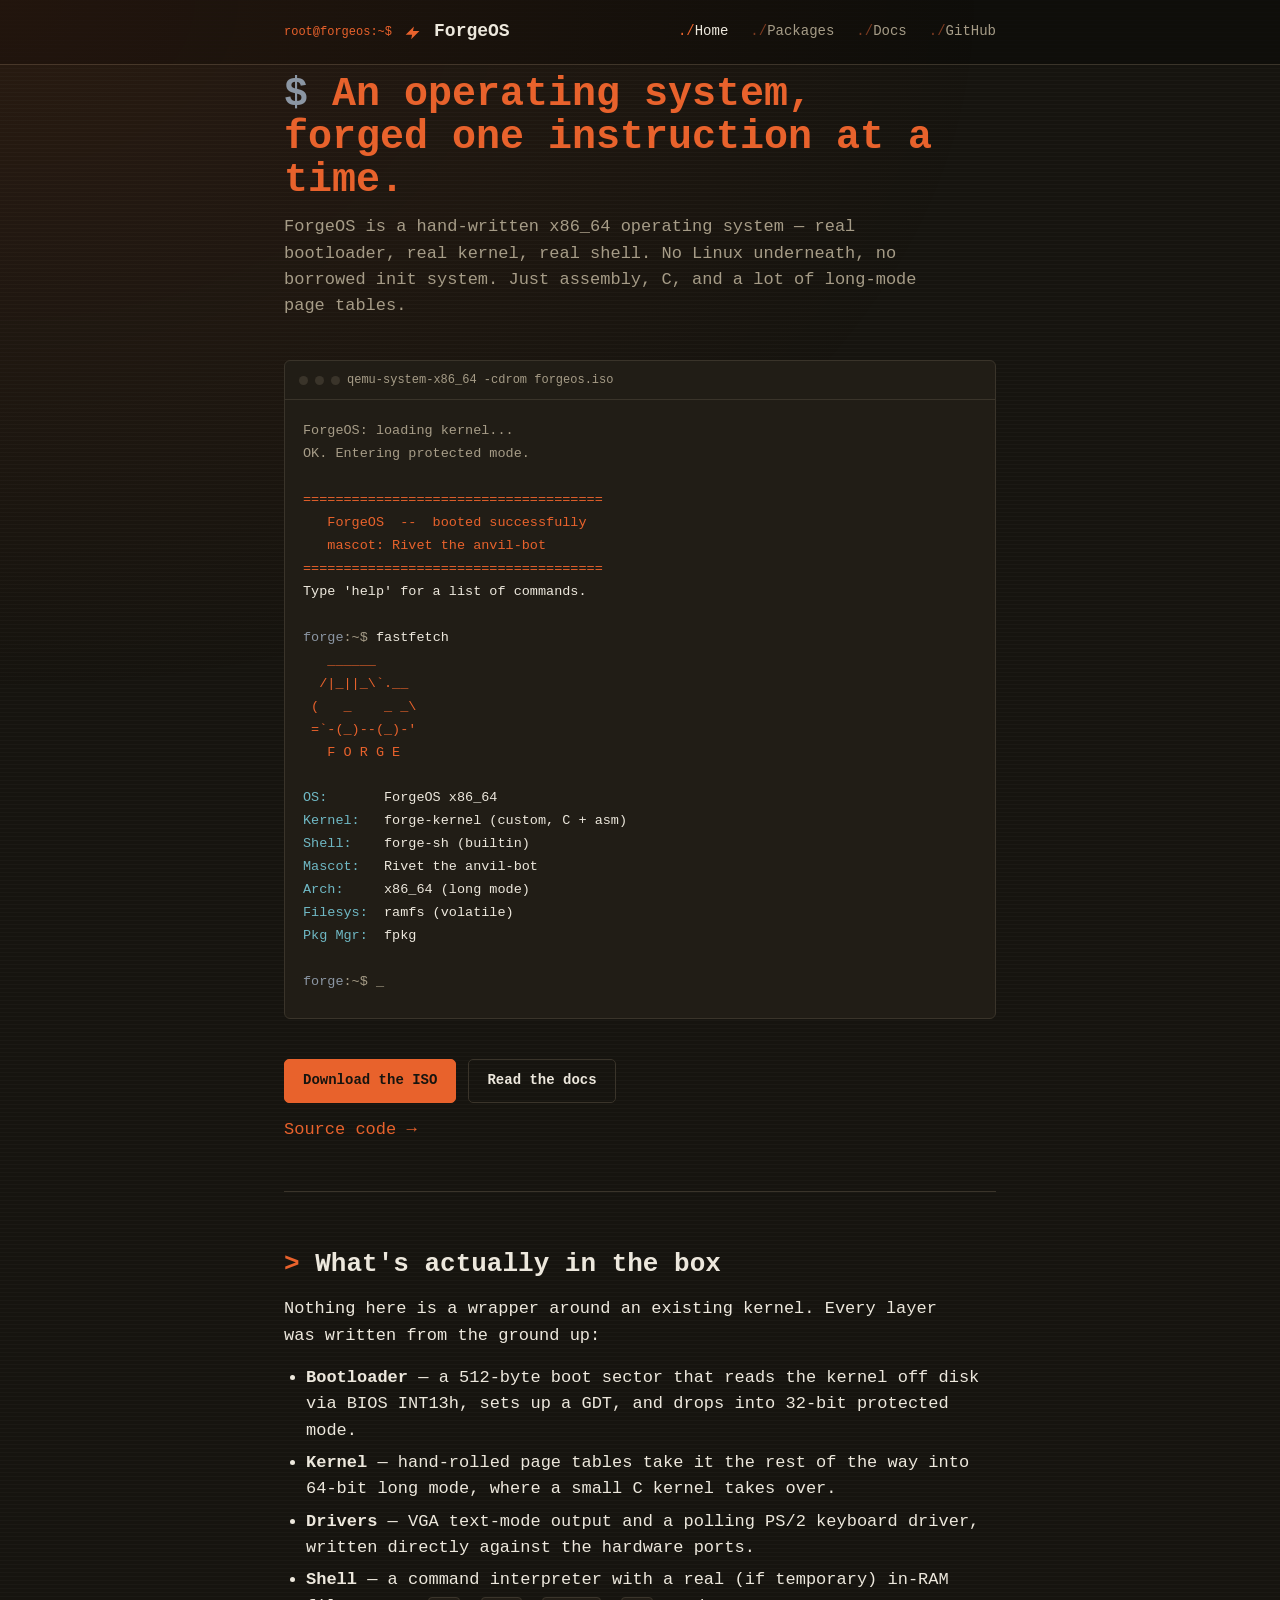
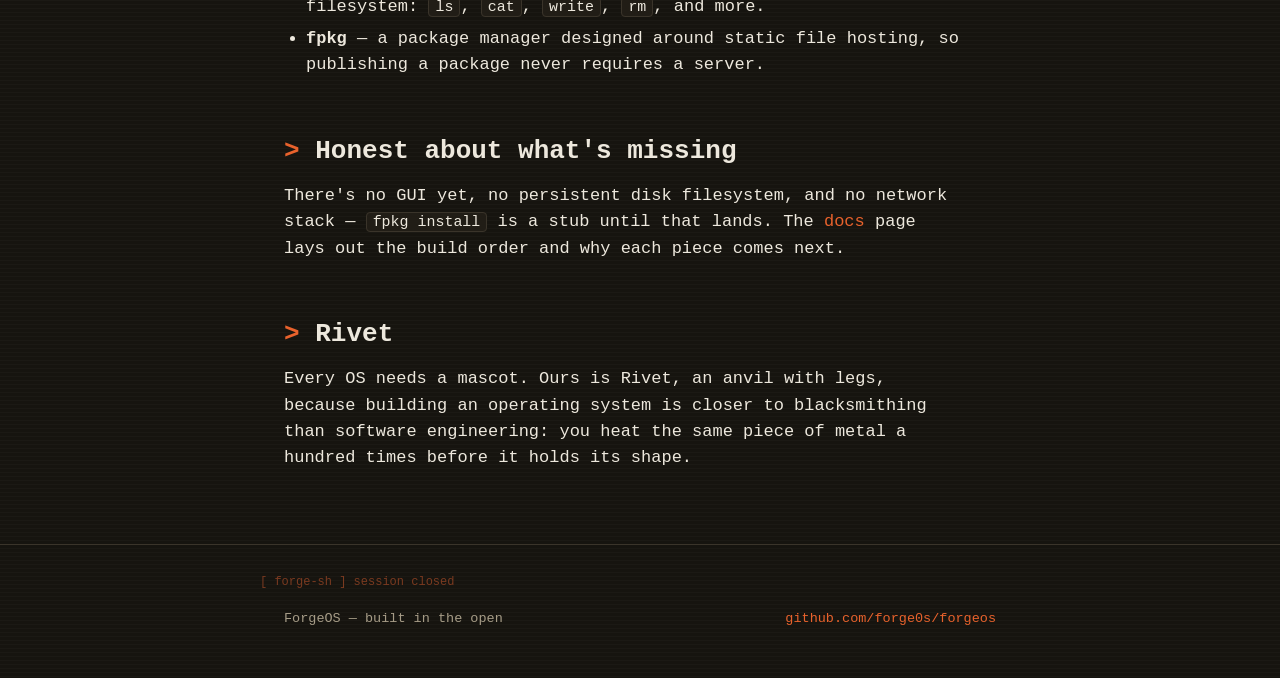
<file: index.html>
<!DOCTYPE html>
<html lang="en">
<head>
<meta charset="UTF-8">
<meta name="viewport" content="width=device-width, initial-scale=1.0">
<title>ForgeOS — an x86_64 operating system, built by hand</title>
<meta name="description" content="ForgeOS is a hand-written x86_64 operating system: custom bootloader, kernel, shell, and package manager. No Linux underneath.">
<link rel="stylesheet" href="assets/style.css">
</head>
<body>

<header class="site-header">
  <div class="wrap">
    <a href="https://forge0s.github.io/forgeos/" class="brand">
      <svg class="mark" viewBox="0 0 24 24" fill="none" xmlns="http://www.w3.org/2000/svg">
        <path d="M4 15h7l-1 5 9-9h-7l1-5-9 9z" fill="currentColor"/>
      </svg>
      ForgeOS
    </a>
    <nav class="site-nav">
      <a href="https://forge0s.github.io/forgeos/" class="active">Home</a>
      <a href="packages.html">Packages</a>
      <a href="docs.html">Docs</a>
      <a href="https://github.com/forge0s/forgeos">GitHub</a>
    </nav>
  </div>
</header>

<main class="wrap">

  <h1>An operating system,<br>forged one instruction at a time.</h1>
  <p class="lede">ForgeOS is a hand-written x86_64 operating system — real bootloader, real kernel, real shell. No Linux underneath, no borrowed init system. Just assembly, C, and a lot of long-mode page tables.</p>

  <div class="terminal">
    <div class="terminal-bar">
      <span class="dot"></span><span class="dot"></span><span class="dot"></span>
      qemu-system-x86_64 -cdrom forgeos.iso
    </div>
    <div class="terminal-body"><span class="dim">ForgeOS: loading kernel...</span>
<span class="dim">OK. Entering protected mode.</span>

<span class="ember">=====================================
   ForgeOS  --  booted successfully
   mascot: Rivet the anvil-bot
=====================================</span>
Type 'help' for a list of commands.

<span class="prompt">forge</span><span class="dim">:~$</span> fastfetch
<span class="ember">   ______   
  /|_||_\`.__
 (   _    _ _\
 =`-(_)--(_)-'
   F O R G E </span>

<span class="cyan">OS:       </span>ForgeOS x86_64
<span class="cyan">Kernel:   </span>forge-kernel (custom, C + asm)
<span class="cyan">Shell:    </span>forge-sh (builtin)
<span class="cyan">Mascot:   </span>Rivet the anvil-bot
<span class="cyan">Arch:     </span>x86_64 (long mode)
<span class="cyan">Filesys:  </span>ramfs (volatile)
<span class="cyan">Pkg Mgr:  </span>fpkg

<span class="prompt">forge</span><span class="dim">:~$</span> <span class="dim">_</span></div>
  </div>

  <div class="btn-row">
    <a href="https://github.com/forge0s/forgeos/releases" class="btn">Download the ISO</a>
    <a href="docs.html" class="btn ghost">Read the docs</a>
  </div>

  <p style="margin-top:-14px"><a href="https://github.com/forge0s/forgeos-src">Source code &rarr;</a></p>

  <hr>

  <h2>What's actually in the box</h2>
  <p>Nothing here is a wrapper around an existing kernel. Every layer was written from the ground up:</p>
  <ul>
    <li><strong>Bootloader</strong> — a 512-byte boot sector that reads the kernel off disk via BIOS INT13h, sets up a GDT, and drops into 32-bit protected mode.</li>
    <li><strong>Kernel</strong> — hand-rolled page tables take it the rest of the way into 64-bit long mode, where a small C kernel takes over.</li>
    <li><strong>Drivers</strong> — VGA text-mode output and a polling PS/2 keyboard driver, written directly against the hardware ports.</li>
    <li><strong>Shell</strong> — a command interpreter with a real (if temporary) in-RAM filesystem: <code>ls</code>, <code>cat</code>, <code>write</code>, <code>rm</code>, and more.</li>
    <li><strong>fpkg</strong> — a package manager designed around static file hosting, so publishing a package never requires a server.</li>
  </ul>

  <h2>Honest about what's missing</h2>
  <p>There's no GUI yet, no persistent disk filesystem, and no network stack — <code>fpkg install</code> is a stub until that lands. The <a href="docs.html">docs</a> page lays out the build order and why each piece comes next.</p>

  <h2>Rivet</h2>
  <p>Every OS needs a mascot. Ours is Rivet, an anvil with legs, because building an operating system is closer to blacksmithing than software engineering: you heat the same piece of metal a hundred times before it holds its shape.</p>

</main>

<footer class="site-footer">
  <div class="wrap">
    <span>ForgeOS — built in the open</span>
    <span><a href="https://github.com/forge0s/forgeos">github.com/forge0s/forgeos</a></span>
  </div>
</footer>

</body>
</html>
</file>
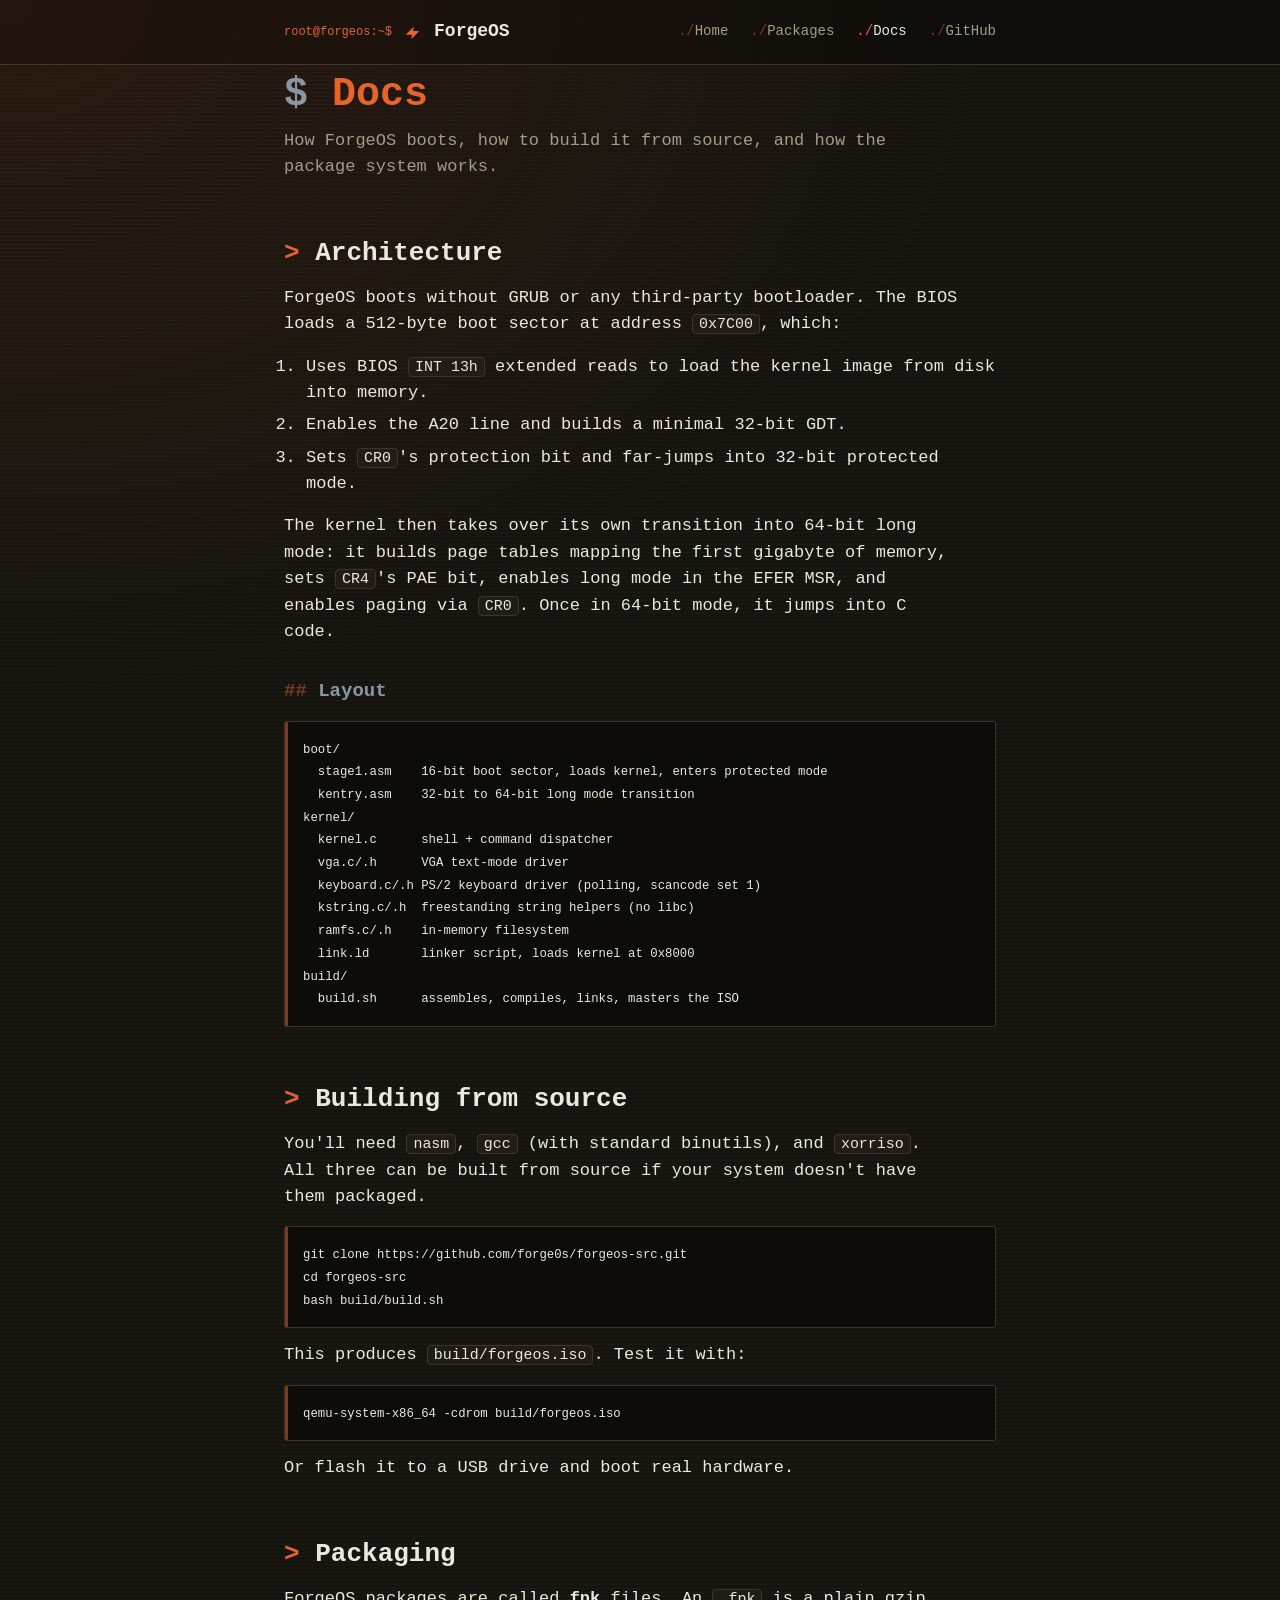
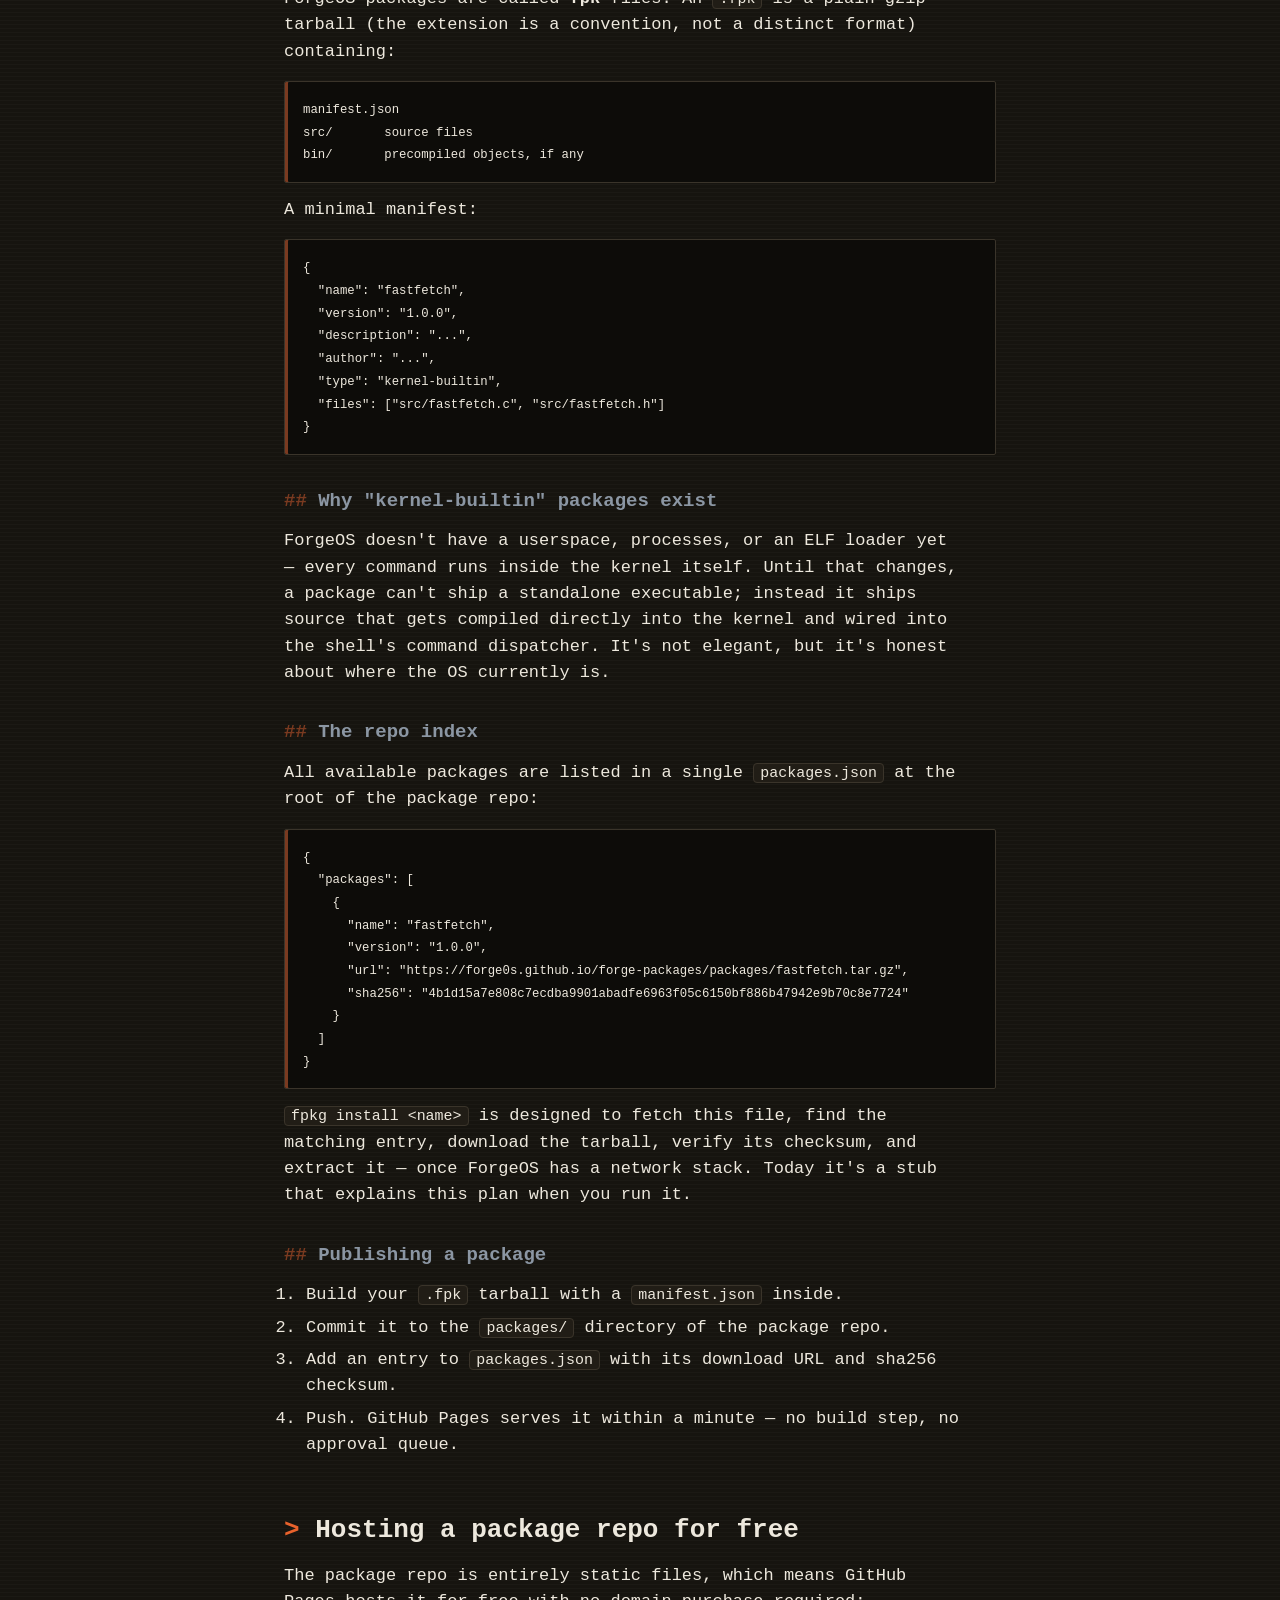
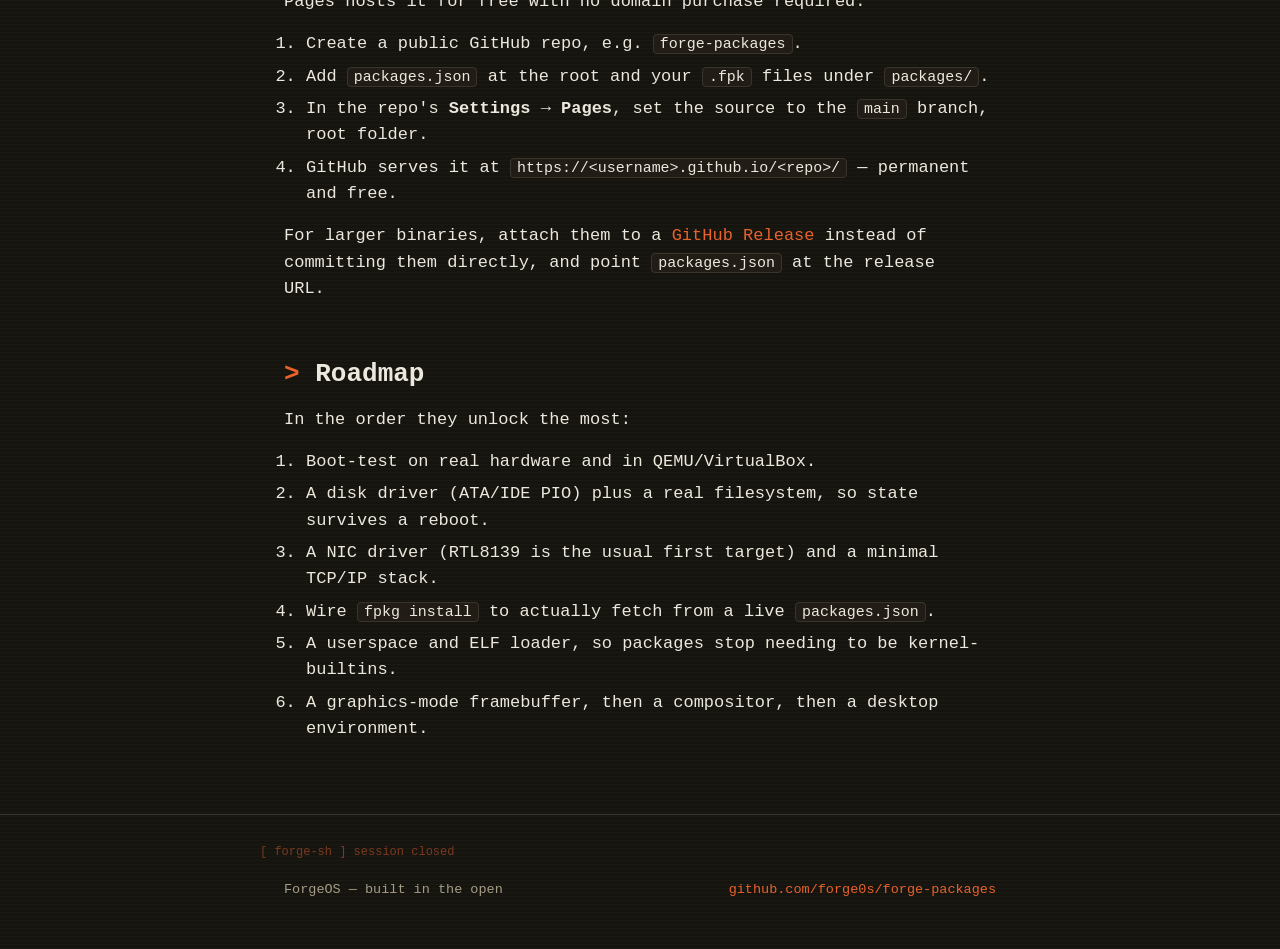
<file: docs.html>
<!DOCTYPE html>
<html lang="en">
<head>
<meta charset="UTF-8">
<meta name="viewport" content="width=device-width, initial-scale=1.0">
<title>Docs — ForgeOS</title>
<meta name="description" content="ForgeOS documentation: architecture, building from source, and the packaging system.">
<link rel="stylesheet" href="assets/style.css">
</head>
<body>

<header class="site-header">
  <div class="wrap">
    <a href="index.html" class="brand">
      <svg class="mark" viewBox="0 0 24 24" fill="none" xmlns="http://www.w3.org/2000/svg">
        <path d="M4 15h7l-1 5 9-9h-7l1-5-9 9z" fill="currentColor"/>
      </svg>
      ForgeOS
    </a>
    <nav class="site-nav">
      <a href="index.html">Home</a>
      <a href="packages.html">Packages</a>
      <a href="docs.html" class="active">Docs</a>
      <a href="https://github.com/forge0s/forgeos">GitHub</a>
    </nav>
  </div>
</header>

<main class="wrap">

  <h1>Docs</h1>
  <p class="lede">How ForgeOS boots, how to build it from source, and how the package system works.</p>

  <h2>Architecture</h2>
  <p>ForgeOS boots without GRUB or any third-party bootloader. The BIOS loads a 512-byte boot sector at address <code>0x7C00</code>, which:</p>
  <ol>
    <li>Uses BIOS <code>INT 13h</code> extended reads to load the kernel image from disk into memory.</li>
    <li>Enables the A20 line and builds a minimal 32-bit GDT.</li>
    <li>Sets <code>CR0</code>'s protection bit and far-jumps into 32-bit protected mode.</li>
  </ol>
  <p>The kernel then takes over its own transition into 64-bit long mode: it builds page tables mapping the first gigabyte of memory, sets <code>CR4</code>'s PAE bit, enables long mode in the EFER MSR, and enables paging via <code>CR0</code>. Once in 64-bit mode, it jumps into C code.</p>

  <h3>Layout</h3>
  <pre><code>boot/
  stage1.asm    16-bit boot sector, loads kernel, enters protected mode
  kentry.asm    32-bit to 64-bit long mode transition
kernel/
  kernel.c      shell + command dispatcher
  vga.c/.h      VGA text-mode driver
  keyboard.c/.h PS/2 keyboard driver (polling, scancode set 1)
  kstring.c/.h  freestanding string helpers (no libc)
  ramfs.c/.h    in-memory filesystem
  link.ld       linker script, loads kernel at 0x8000
build/
  build.sh      assembles, compiles, links, masters the ISO</code></pre>

  <h2>Building from source</h2>
  <p>You'll need <code>nasm</code>, <code>gcc</code> (with standard binutils), and <code>xorriso</code>. All three can be built from source if your system doesn't have them packaged.</p>
  <pre><code>git clone https://github.com/forge0s/forgeos-src.git
cd forgeos-src
bash build/build.sh</code></pre>
  <p>This produces <code>build/forgeos.iso</code>. Test it with:</p>
  <pre><code>qemu-system-x86_64 -cdrom build/forgeos.iso</code></pre>
  <p>Or flash it to a USB drive and boot real hardware.</p>

  <h2 id="packaging">Packaging</h2>
  <p>ForgeOS packages are called <strong>fpk</strong> files. An <code>.fpk</code> is a plain gzip tarball (the extension is a convention, not a distinct format) containing:</p>
  <pre><code>manifest.json
src/       source files
bin/       precompiled objects, if any</code></pre>
  <p>A minimal manifest:</p>
  <pre><code>{
  "name": "fastfetch",
  "version": "1.0.0",
  "description": "...",
  "author": "...",
  "type": "kernel-builtin",
  "files": ["src/fastfetch.c", "src/fastfetch.h"]
}</code></pre>

  <h3>Why "kernel-builtin" packages exist</h3>
  <p>ForgeOS doesn't have a userspace, processes, or an ELF loader yet — every command runs inside the kernel itself. Until that changes, a package can't ship a standalone executable; instead it ships source that gets compiled directly into the kernel and wired into the shell's command dispatcher. It's not elegant, but it's honest about where the OS currently is.</p>

  <h3>The repo index</h3>
  <p>All available packages are listed in a single <code>packages.json</code> at the root of the package repo:</p>
  <pre><code>{
  "packages": [
    {
      "name": "fastfetch",
      "version": "1.0.0",
      "url": "https://forge0s.github.io/forge-packages/packages/fastfetch.tar.gz",
      "sha256": "4b1d15a7e808c7ecdba9901abadfe6963f05c6150bf886b47942e9b70c8e7724"
    }
  ]
}</code></pre>
  <p><code>fpkg install &lt;name&gt;</code> is designed to fetch this file, find the matching entry, download the tarball, verify its checksum, and extract it — once ForgeOS has a network stack. Today it's a stub that explains this plan when you run it.</p>

  <h3>Publishing a package</h3>
  <ol>
    <li>Build your <code>.fpk</code> tarball with a <code>manifest.json</code> inside.</li>
    <li>Commit it to the <code>packages/</code> directory of the package repo.</li>
    <li>Add an entry to <code>packages.json</code> with its download URL and sha256 checksum.</li>
    <li>Push. GitHub Pages serves it within a minute — no build step, no approval queue.</li>
  </ol>

  <h2>Hosting a package repo for free</h2>
  <p>The package repo is entirely static files, which means GitHub Pages hosts it for free with no domain purchase required:</p>
  <ol>
    <li>Create a public GitHub repo, e.g. <code>forge-packages</code>.</li>
    <li>Add <code>packages.json</code> at the root and your <code>.fpk</code> files under <code>packages/</code>.</li>
    <li>In the repo's <strong>Settings &rarr; Pages</strong>, set the source to the <code>main</code> branch, root folder.</li>
    <li>GitHub serves it at <code>https://&lt;username&gt;.github.io/&lt;repo&gt;/</code> — permanent and free.</li>
  </ol>
  <p>For larger binaries, attach them to a <a href="https://github.com/forge0s/forge-packages/releases">GitHub Release</a> instead of committing them directly, and point <code>packages.json</code> at the release URL.</p>

  <h2>Roadmap</h2>
  <p>In the order they unlock the most:</p>
  <ol>
    <li>Boot-test on real hardware and in QEMU/VirtualBox.</li>
    <li>A disk driver (ATA/IDE PIO) plus a real filesystem, so state survives a reboot.</li>
    <li>A NIC driver (RTL8139 is the usual first target) and a minimal TCP/IP stack.</li>
    <li>Wire <code>fpkg install</code> to actually fetch from a live <code>packages.json</code>.</li>
    <li>A userspace and ELF loader, so packages stop needing to be kernel-builtins.</li>
    <li>A graphics-mode framebuffer, then a compositor, then a desktop environment.</li>
  </ol>

</main>

<footer class="site-footer">
  <div class="wrap">
    <span>ForgeOS — built in the open</span>
    <span><a href="https://github.com/forge0s/forge-packages">github.com/forge0s/forge-packages</a></span>
  </div>
</footer>

</body>
</html>
</file>
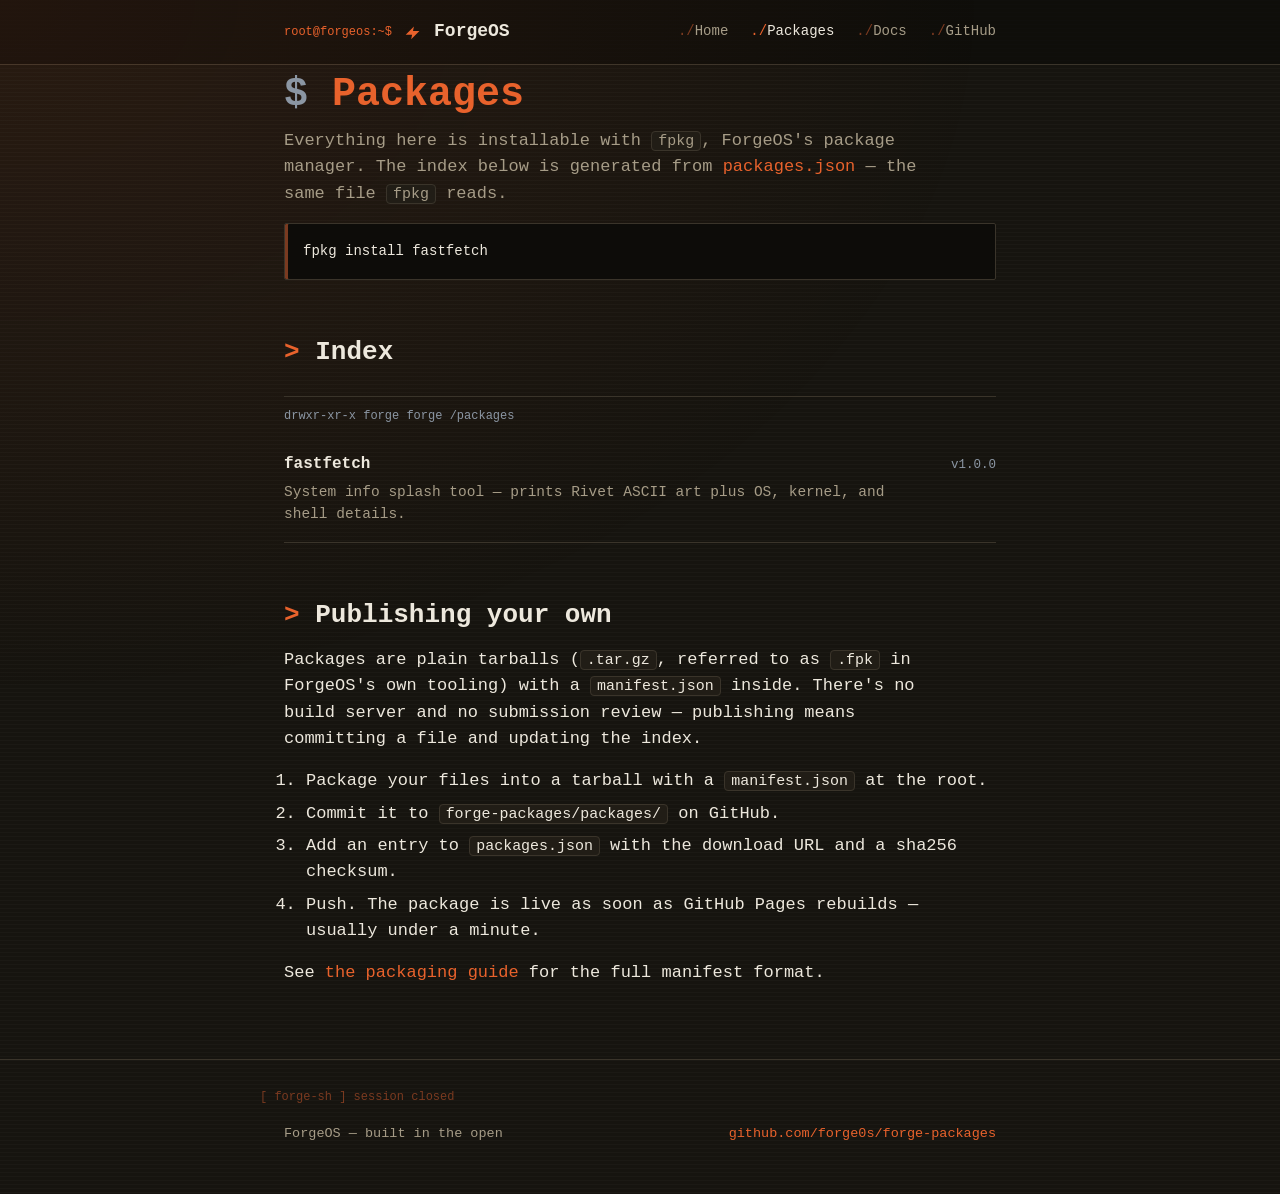
<file: packages.html>
<!DOCTYPE html>
<html lang="en">
<head>
<meta charset="UTF-8">
<meta name="viewport" content="width=device-width, initial-scale=1.0">
<title>Packages — ForgeOS</title>
<meta name="description" content="Browse packages for ForgeOS, installable with fpkg.">
<link rel="stylesheet" href="assets/style.css">
</head>
<body>

<header class="site-header">
  <div class="wrap">
    <a href="index.html" class="brand">
      <svg class="mark" viewBox="0 0 24 24" fill="none" xmlns="http://www.w3.org/2000/svg">
        <path d="M4 15h7l-1 5 9-9h-7l1-5-9 9z" fill="currentColor"/>
      </svg>
      ForgeOS
    </a>
    <nav class="site-nav">
      <a href="index.html">Home</a>
      <a href="packages.html" class="active">Packages</a>
      <a href="docs.html">Docs</a>
      <a href="https://github.com/forge0s/forgeos">GitHub</a>
    </nav>
  </div>
</header>

<main class="wrap">

  <h1>Packages</h1>
  <p class="lede">Everything here is installable with <code>fpkg</code>, ForgeOS's package manager. The index below is generated from <a href="https://github.com/forge0s/forge-packages/blob/main/packages.json">packages.json</a> — the same file <code>fpkg</code> reads.</p>

  <pre><span class="mono">fpkg install fastfetch</span></pre>

  <h2>Index</h2>
  <ul class="pkg-list">
    <li class="pkg-row">
      <div>
        <a href="packages/fastfetch.html" class="pkg-name">fastfetch</a>
        <div class="pkg-desc">System info splash tool — prints Rivet ASCII art plus OS, kernel, and shell details.</div>
      </div>
      <div class="pkg-version">v1.0.0</div>
    </li>
  </ul>

  <h2>Publishing your own</h2>
  <p>Packages are plain tarballs (<code>.tar.gz</code>, referred to as <code>.fpk</code> in ForgeOS's own tooling) with a <code>manifest.json</code> inside. There's no build server and no submission review — publishing means committing a file and updating the index.</p>
  <ol>
    <li>Package your files into a tarball with a <code>manifest.json</code> at the root.</li>
    <li>Commit it to <code>forge-packages/packages/</code> on GitHub.</li>
    <li>Add an entry to <code>packages.json</code> with the download URL and a sha256 checksum.</li>
    <li>Push. The package is live as soon as GitHub Pages rebuilds — usually under a minute.</li>
  </ol>
  <p>See <a href="docs.html#packaging">the packaging guide</a> for the full manifest format.</p>

</main>

<footer class="site-footer">
  <div class="wrap">
    <span>ForgeOS — built in the open</span>
    <span><a href="https://github.com/forge0s/forge-packages">github.com/forge0s/forge-packages</a></span>
  </div>
</footer>

</body>
</html>
</file>
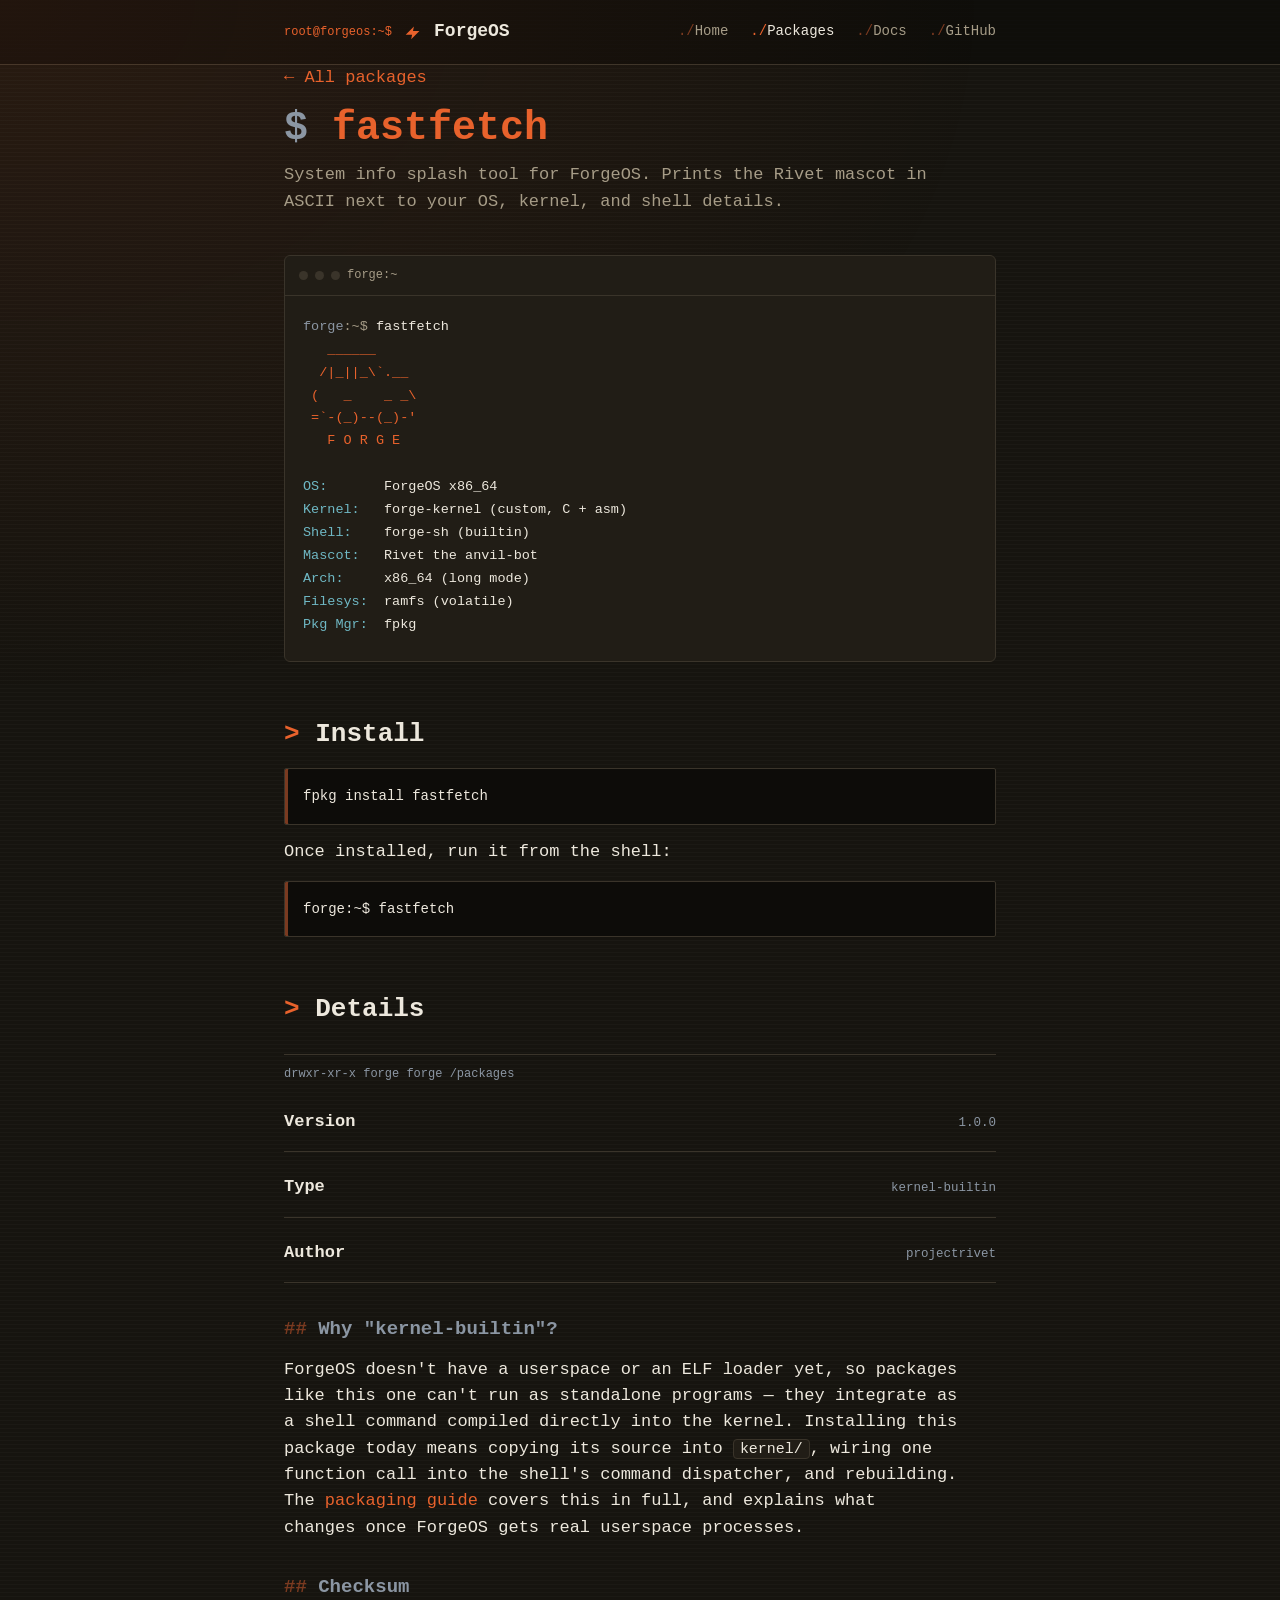
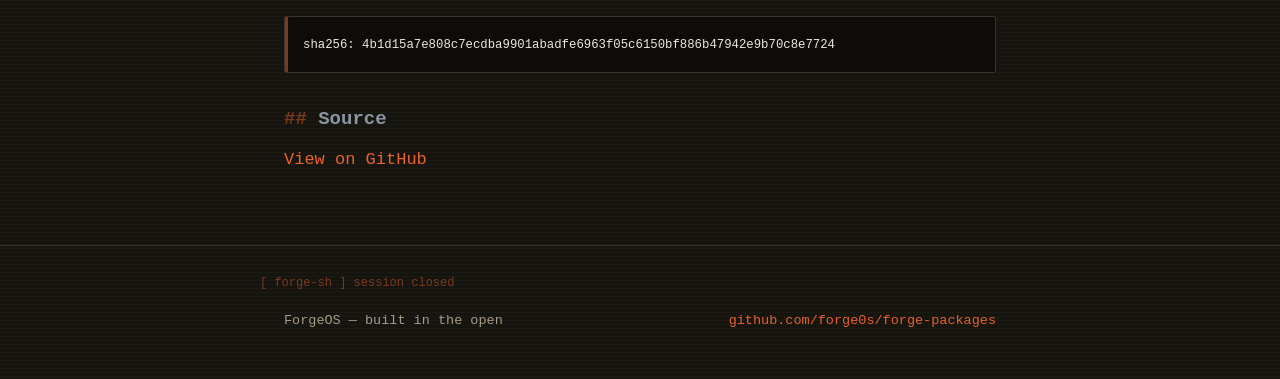
<file: packages/fastfetch.html>
<!DOCTYPE html>
<html lang="en">
<head>
<meta charset="UTF-8">
<meta name="viewport" content="width=device-width, initial-scale=1.0">
<title>fastfetch — ForgeOS Packages</title>
<meta name="description" content="fastfetch: a system info splash tool for ForgeOS.">
<link rel="stylesheet" href="../assets/style.css">
</head>
<body>

<header class="site-header">
  <div class="wrap">
    <a href="../index.html" class="brand">
      <svg class="mark" viewBox="0 0 24 24" fill="none" xmlns="http://www.w3.org/2000/svg">
        <path d="M4 15h7l-1 5 9-9h-7l1-5-9 9z" fill="currentColor"/>
      </svg>
      ForgeOS
    </a>
    <nav class="site-nav">
      <a href="../index.html">Home</a>
      <a href="../packages.html" class="active">Packages</a>
      <a href="../docs.html">Docs</a>
      <a href="https://github.com/forge0s/forgeos">GitHub</a>
    </nav>
  </div>
</header>

<main class="wrap">

  <p><a href="../packages.html">&larr; All packages</a></p>

  <h1>fastfetch</h1>
  <p class="lede">System info splash tool for ForgeOS. Prints the Rivet mascot in ASCII next to your OS, kernel, and shell details.</p>

  <div class="terminal">
    <div class="terminal-bar">
      <span class="dot"></span><span class="dot"></span><span class="dot"></span>
      forge:~
    </div>
    <div class="terminal-body"><span class="prompt">forge</span><span class="dim">:~$</span> fastfetch
<span class="ember">   ______   
  /|_||_\`.__
 (   _    _ _\
 =`-(_)--(_)-'
   F O R G E </span>

<span class="cyan">OS:       </span>ForgeOS x86_64
<span class="cyan">Kernel:   </span>forge-kernel (custom, C + asm)
<span class="cyan">Shell:    </span>forge-sh (builtin)
<span class="cyan">Mascot:   </span>Rivet the anvil-bot
<span class="cyan">Arch:     </span>x86_64 (long mode)
<span class="cyan">Filesys:  </span>ramfs (volatile)
<span class="cyan">Pkg Mgr:  </span>fpkg</div>
  </div>

  <h2>Install</h2>
  <pre><span class="mono">fpkg install fastfetch</span></pre>
  <p>Once installed, run it from the shell:</p>
  <pre><span class="mono">forge:~$ fastfetch</span></pre>

  <h2>Details</h2>
  <ul class="pkg-list">
    <li class="pkg-row"><div><strong>Version</strong></div><div class="pkg-version">1.0.0</div></li>
    <li class="pkg-row"><div><strong>Type</strong></div><div class="pkg-version">kernel-builtin</div></li>
    <li class="pkg-row"><div><strong>Author</strong></div><div class="pkg-version">projectrivet</div></li>
  </ul>

  <h3>Why "kernel-builtin"?</h3>
  <p>ForgeOS doesn't have a userspace or an ELF loader yet, so packages like this one can't run as standalone programs — they integrate as a shell command compiled directly into the kernel. Installing this package today means copying its source into <code>kernel/</code>, wiring one function call into the shell's command dispatcher, and rebuilding. The <a href="../docs.html#packaging">packaging guide</a> covers this in full, and explains what changes once ForgeOS gets real userspace processes.</p>

  <h3>Checksum</h3>
  <pre><code>sha256: 4b1d15a7e808c7ecdba9901abadfe6963f05c6150bf886b47942e9b70c8e7724</code></pre>

  <h3>Source</h3>
  <p><a href="https://github.com/forge0s/forge-packages/tree/main/packages/fastfetch">View on GitHub</a></p>

</main>

<footer class="site-footer">
  <div class="wrap">
    <span>ForgeOS — built in the open</span>
    <span><a href="https://github.com/forge0s/forge-packages">github.com/forge0s/forge-packages</a></span>
  </div>
</footer>

</body>
                                          </html>
</file>
<file: assets/style.css>
:root {
  --ink: #EDE8DD;
  --ink-dim: #A69C87;
  --bg: #16140F;
  --bg-raised: #211D16;
  --bg-deep: #0D0C09;
  --iron: #3A342A;
  --ember: #E8622C;
  --ember-dim: #7A3A20;
  --steel: #8B96A3;
  --mono: ui-monospace, "JetBrains Mono", "SF Mono", Consolas, monospace;
  --sans: "Archivo Narrow", "Arial Narrow", Arial, sans-serif;
  --max: 760px;
}

* { box-sizing: border-box; }

html {
  background: var(--bg);
  color-scheme: dark;
}

body {
  margin: 0;
  background:
    linear-gradient(rgba(255,255,255,0.018) 1px, transparent 1px),
    var(--bg);
  background-size: 100% 4px;
  color: var(--ink);
  font-family: var(--mono);
  font-size: 17px;
  line-height: 1.55;
  -webkit-font-smoothing: antialiased;
}

body::before {
  content: "";
  position: fixed;
  inset: 0;
  pointer-events: none;
  background-image: radial-gradient(ellipse at top left, rgba(232,98,44,0.09), transparent 55%);
  z-index: 0;
}

a { color: var(--ember); text-decoration: none; }
a:hover, a:focus-visible { text-decoration: underline; }
a:focus-visible, button:focus-visible { outline: 2px solid var(--ember); outline-offset: 3px; }

.wrap {
  max-width: var(--max);
  margin: 0 auto;
  padding: 0 24px;
  position: relative;
  z-index: 1;
}

/* --- header / nav --- */
.site-header {
  border-bottom: 1px solid var(--iron);
  padding: 18px 0;
  background: rgba(13,12,9,0.72);
}
.site-header .wrap {
  display: flex;
  align-items: center;
  justify-content: space-between;
  gap: 16px;
}
.brand {
  display: flex;
  align-items: center;
  gap: 10px;
  font-family: var(--mono);
  font-weight: 700;
  font-size: 18px;
  color: var(--ink);
}
.brand::before {
  content: "root@forgeos:~$";
  color: var(--ember);
  font-size: 12px;
  font-weight: 400;
}
.brand:hover { text-decoration: none; }
.brand .mark {
  width: 22px; height: 22px;
  color: var(--ember);
  flex-shrink: 0;
}
.site-nav {
  display: flex;
  gap: 22px;
  font-family: var(--mono);
  font-size: 14px;
}
.site-nav a { color: var(--ink-dim); }
.site-nav a:hover, .site-nav a.active { color: var(--ink); }
.site-nav a::before { content: "./"; color: var(--ember-dim); }
.site-nav a.active::before { color: var(--ember); }

/* --- hero terminal --- */
.terminal {
  background: var(--bg-raised);
  border: 1px solid var(--iron);
  border-radius: 6px;
  overflow: hidden;
  margin: 40px 0;
}
.terminal-bar {
  display: flex;
  align-items: center;
  gap: 7px;
  padding: 10px 14px;
  border-bottom: 1px solid var(--iron);
  font-family: var(--mono);
  font-size: 12px;
  color: var(--ink-dim);
}
.terminal-bar .dot {
  width: 9px; height: 9px; border-radius: 50%;
  background: var(--iron);
}
.terminal-body {
  padding: 20px 18px 24px;
  font-family: var(--mono);
  font-size: 13.5px;
  line-height: 1.7;
  overflow-x: auto;
  white-space: pre;
}
.terminal-body .prompt { color: var(--steel); }
.terminal-body .path { color: #7FC49A; }
.terminal-body .ember { color: var(--ember); }
.terminal-body .dim { color: var(--ink-dim); }
.terminal-body .cyan { color: #6FB8C4; }

/* --- headings & body --- */
h1, h2, h3 {
  font-family: var(--mono);
  font-weight: 700;
  letter-spacing: 0;
  color: var(--ink);
  margin: 0 0 12px;
}
h1 { font-size: 40px; line-height: 1.08; margin-top: 8px; color: var(--ember); }
h1::before { content: "$ "; color: var(--steel); }
h2 { font-size: 26px; margin-top: 52px; }
h2::before { content: "> "; color: var(--ember); }
h3 { font-size: 19px; margin-top: 32px; font-family: var(--mono); font-weight: 600; color: var(--steel); }
h3::before { content: "## "; color: var(--ember-dim); }

p { margin: 0 0 16px; color: var(--ink); max-width: 66ch; }
p.lede { font-size: 17px; color: var(--ink-dim); max-width: 66ch; }

code, pre, .mono { font-family: var(--mono); }
code {
  background: var(--bg-raised);
  border: 1px solid var(--iron);
  padding: 1px 6px;
  border-radius: 4px;
  font-size: 0.88em;
}
pre {
  background: var(--bg-deep);
  border: 1px solid var(--iron);
  border-radius: 2px;
  padding: 16px 18px;
  overflow-x: auto;
  font-size: 14px;
  line-height: 1.6;
  box-shadow: inset 3px 0 0 var(--ember-dim);
}
pre code { background: none; border: none; padding: 0; }

ul, ol { padding-left: 22px; margin: 0 0 16px; }
li { margin-bottom: 6px; }

hr {
  border: none;
  border-top: 1px solid var(--iron);
  margin: 48px 0;
}

/* --- package cards / list --- */
.pkg-list {
  list-style: none;
  padding: 0;
  margin: 24px 0;
  border-top: 1px solid var(--iron);
}
.pkg-list::before {
  content: "drwxr-xr-x  forge  forge  /packages";
  display: block;
  padding: 10px 0;
  color: var(--steel);
  font-family: var(--mono);
  font-size: 12px;
}
.pkg-row {
  display: flex;
  align-items: baseline;
  justify-content: space-between;
  gap: 16px;
  padding: 16px 0;
  border-bottom: 1px solid var(--iron);
}
.pkg-row a.pkg-name {
  font-family: var(--mono);
  font-size: 16px;
  font-weight: 600;
  color: var(--ink);
}
.pkg-row a.pkg-name:hover { color: var(--ember); text-decoration: none; }
.pkg-row .pkg-desc { color: var(--ink-dim); font-size: 14.5px; margin-top: 3px; }
.pkg-row .pkg-version {
  font-family: var(--mono);
  font-size: 12.5px;
  color: var(--steel);
  white-space: nowrap;
}

/* --- buttons --- */
.btn {
  display: inline-flex;
  align-items: center;
  gap: 8px;
  font-family: var(--mono);
  font-size: 14px;
  font-weight: 600;
  padding: 10px 18px;
  border-radius: 5px;
  border: 1px solid var(--ember);
  color: var(--bg);
  background: var(--ember);
}
.btn:hover { background: #f3743e; text-decoration: none; }
.btn.ghost {
  background: transparent;
  color: var(--ink);
  border-color: var(--iron);
}
.btn.ghost:hover { border-color: var(--steel); }

.btn-row { display: flex; gap: 12px; flex-wrap: wrap; margin: 28px 0; }

/* --- footer --- */
.site-footer {
  border-top: 1px solid var(--iron);
  margin-top: 72px;
  padding: 28px 0 48px;
  color: var(--ink-dim);
  font-size: 13.5px;
  font-family: var(--mono);
}
.site-footer::before {
  content: "[ forge-sh ] session closed";
  display: block;
  max-width: var(--max);
  margin: 0 auto 18px;
  padding: 0 24px;
  color: var(--ember-dim);
  font-family: var(--mono);
  font-size: 12px;
}
.site-footer .wrap { display: flex; justify-content: space-between; flex-wrap: wrap; gap: 12px; }

@media (max-width: 600px) {
  .brand::before { display: none; }
  h1 { font-size: 30px; }
  h2 { font-size: 22px; }
  .site-nav { gap: 14px; font-size: 13px; }
  .terminal-body { font-size: 12px; }
}
</file>
